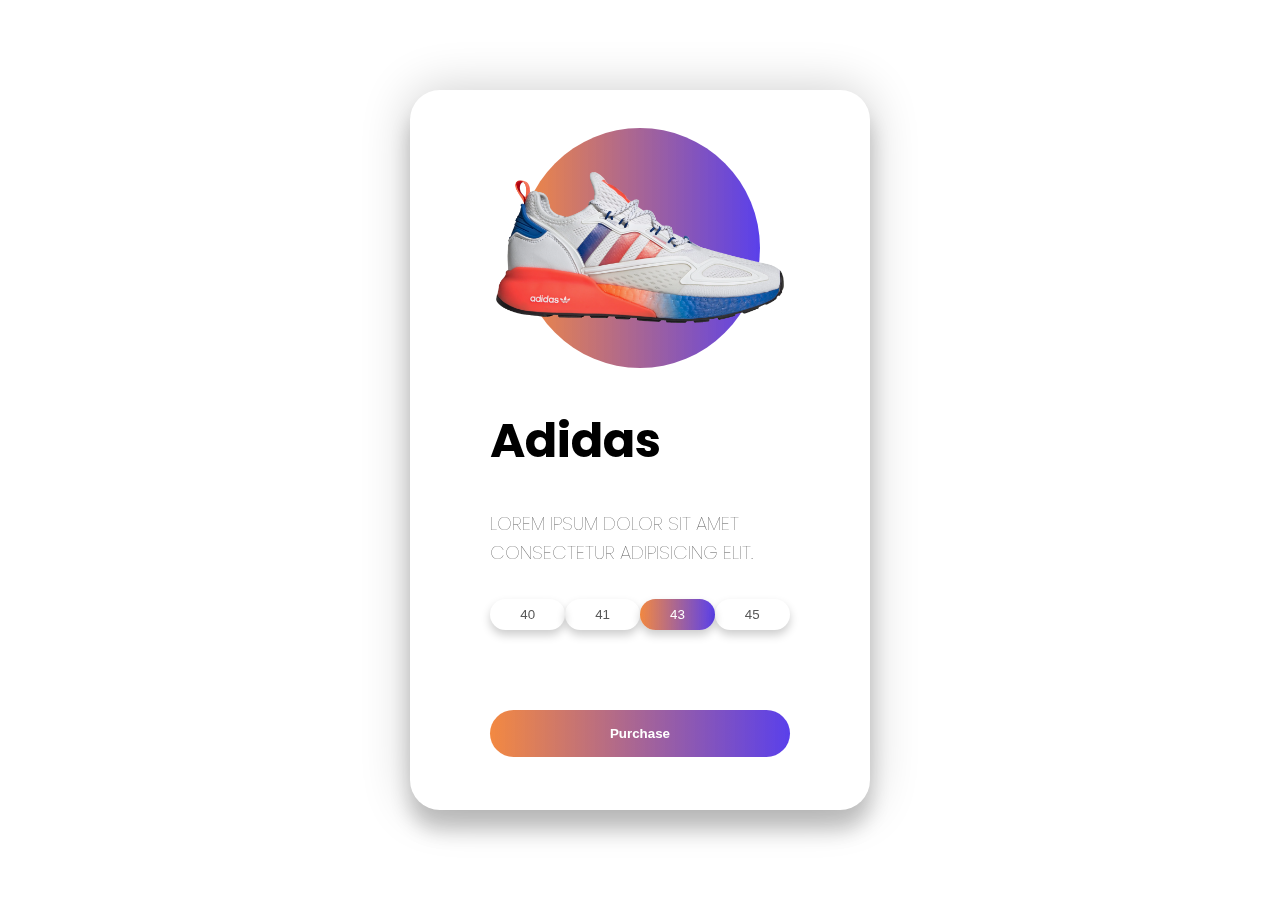
<file: 3d_animation/index.html>
<!DOCTYPE html>
<html lang="en">
<head>
    <meta charset="UTF-8">
    <meta http-equiv="X-UA-Compatible" content="IE=edge">
    <meta name="viewport" content="width=device-width, initial-scale=1.0">
    <link rel="stylesheet" href="style.css">
    <link href="https://fonts.googleapis.com/css2?family=Poppins&display=swap" rel="stylesheet">
    <title>Awesome 3d animation</title>
</head>
<body>
    <div class="container">
        <div class="card">
            <div class="sneaker">
                <div class="circle"></div>
                <img src="./adidas.png" alt="adidas">
            </div>
            <div class="info">
                <h1 class="title">Adidas</h1>
                <h3 style="text-transform: uppercase;">Lorem ipsum dolor sit amet consectetur adipisicing elit. </h3>
                <div class="sizes">
                    <button>40</button>
                    <button>41</button>
                    <button class="active">43</button>
                    <button>45</button>
                </div>
                <div class="purchase">
                    <button>Purchase</button>
                </div>
            </div>
        </div>
    </div>

    <script src="script.js"></script>
</body>
</html>
</file>
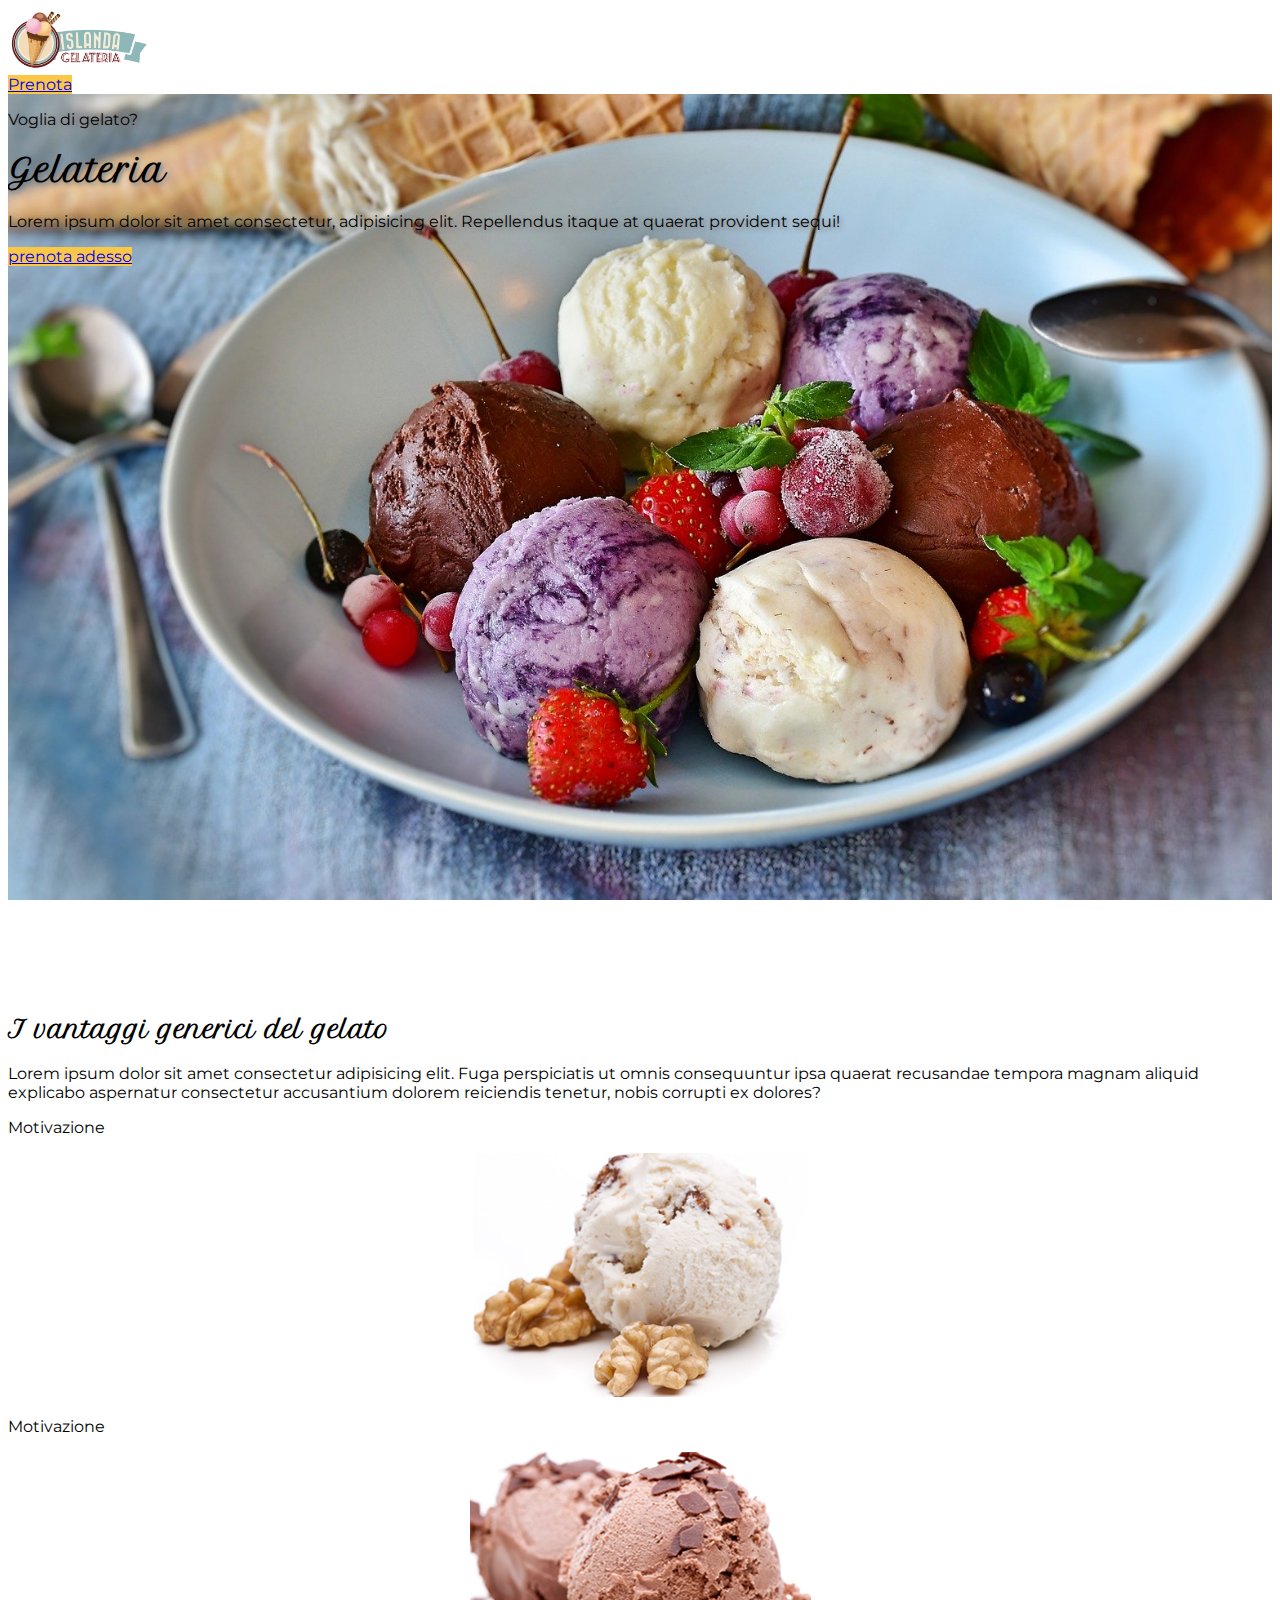
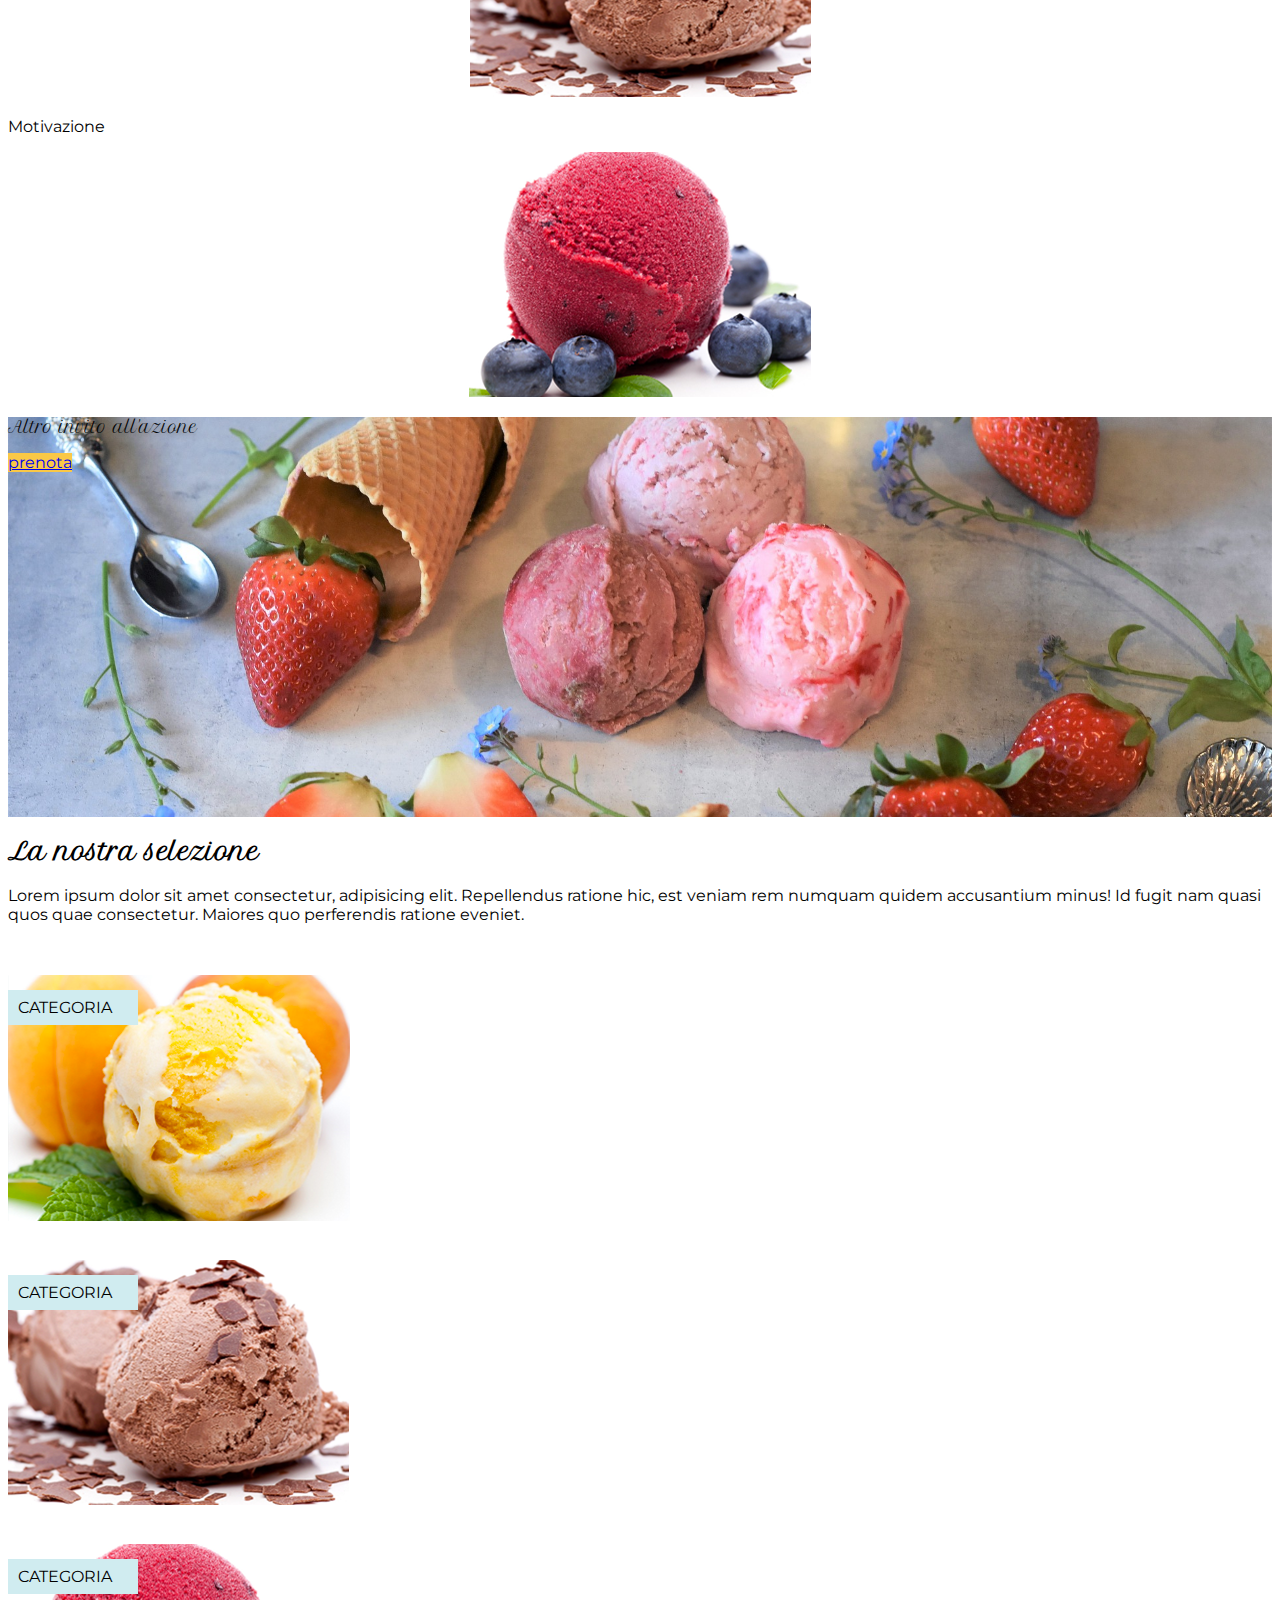
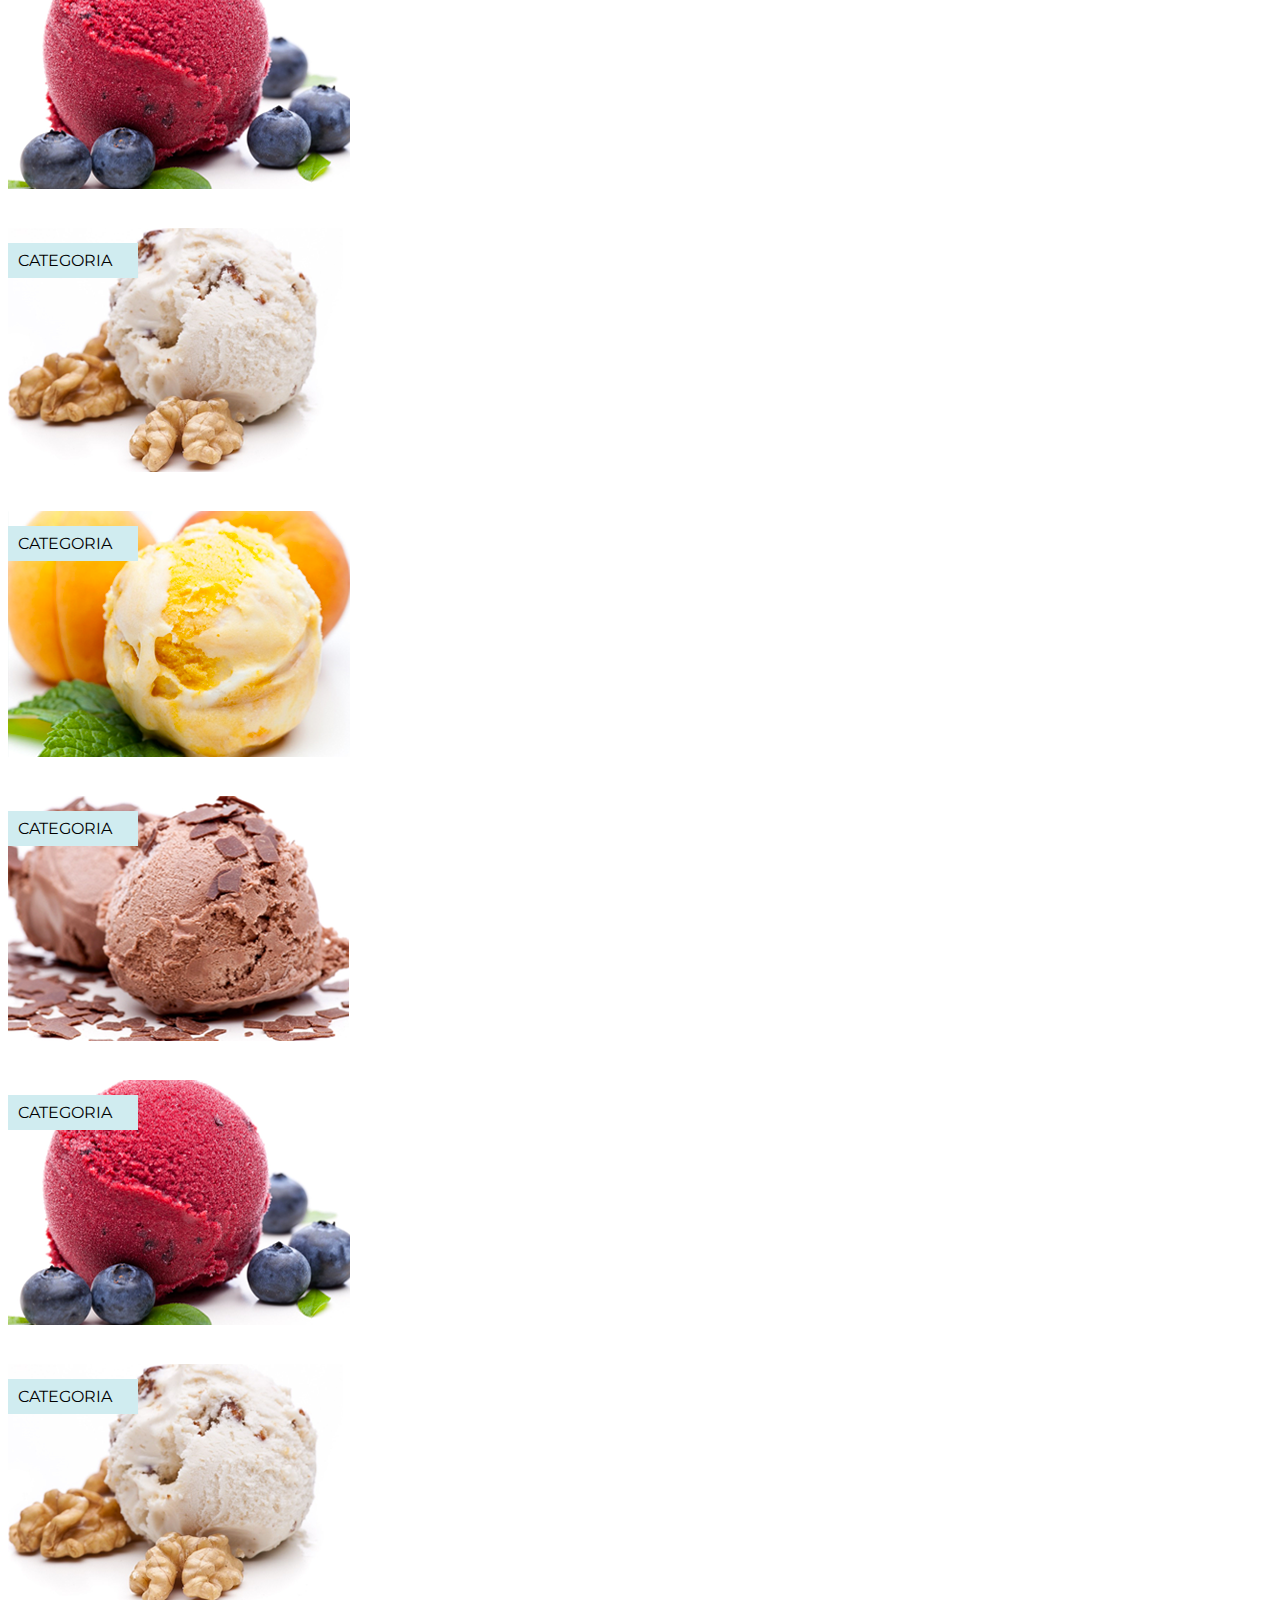
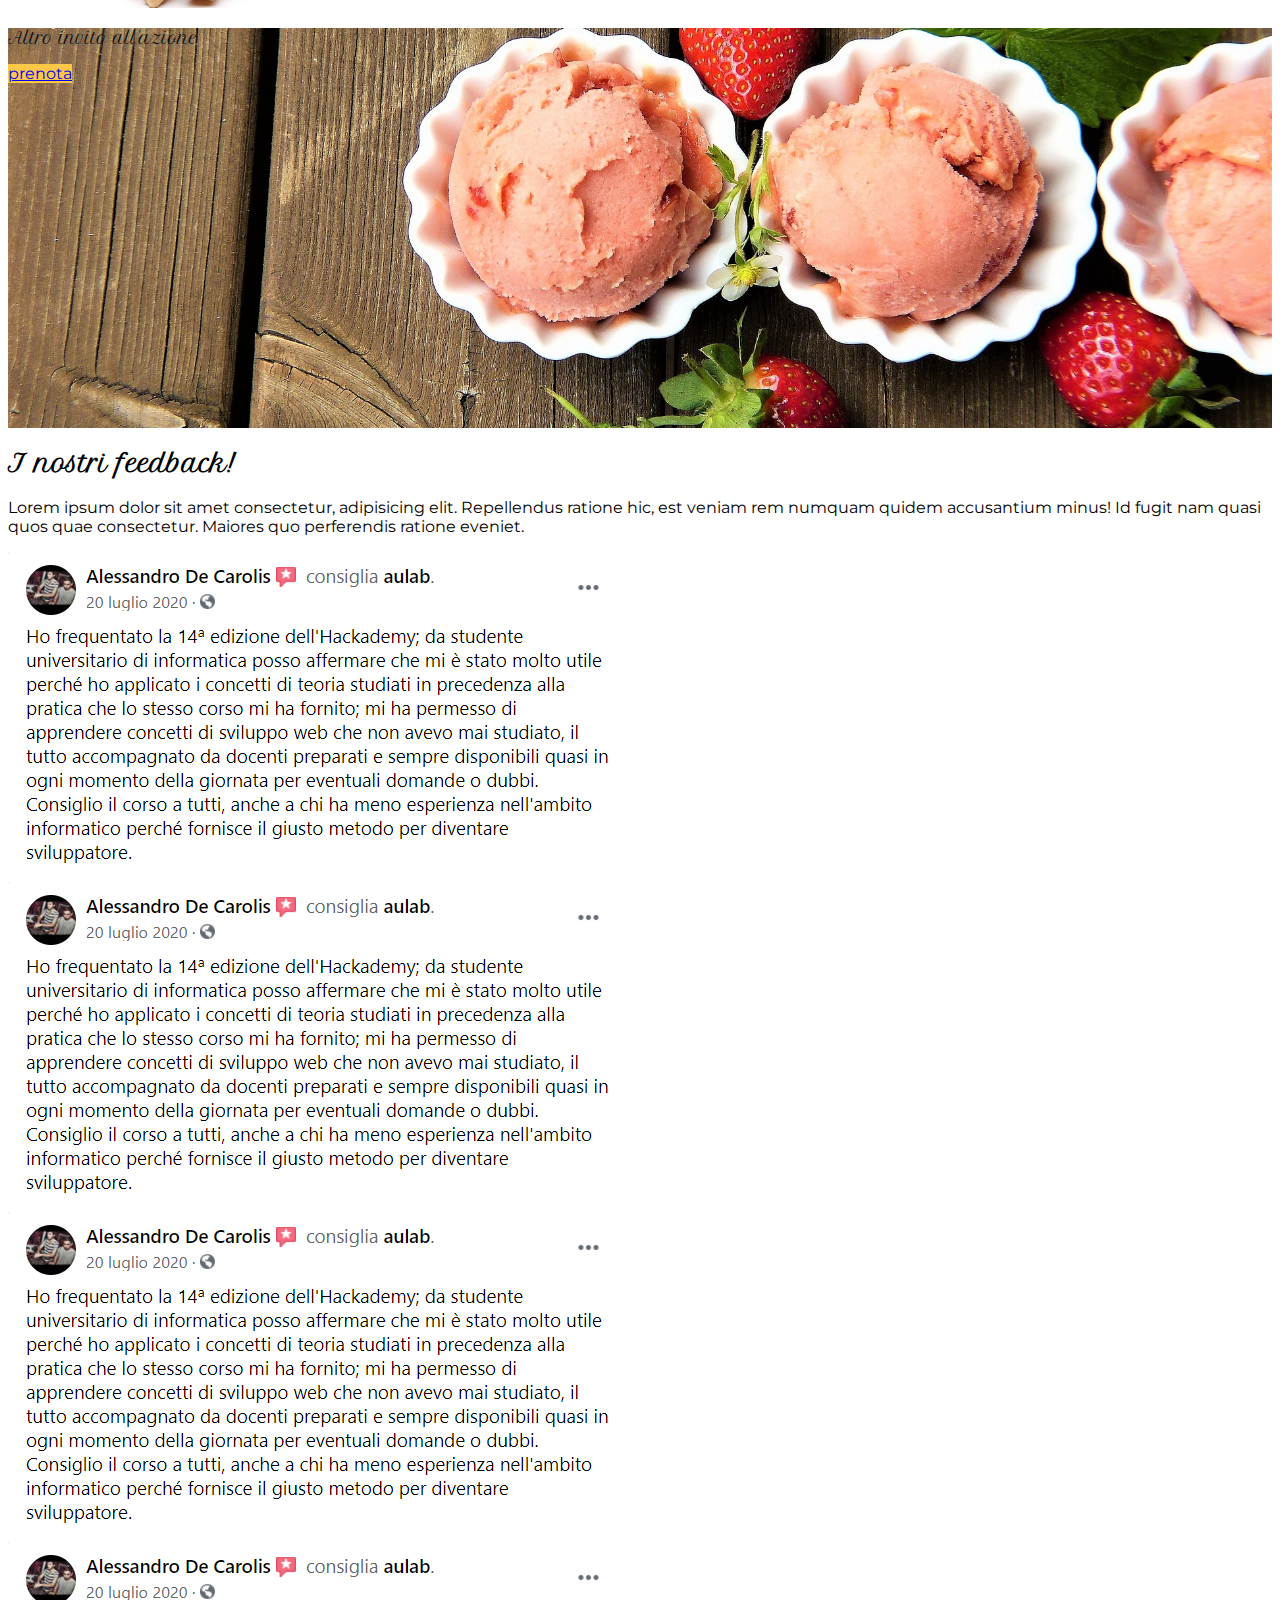
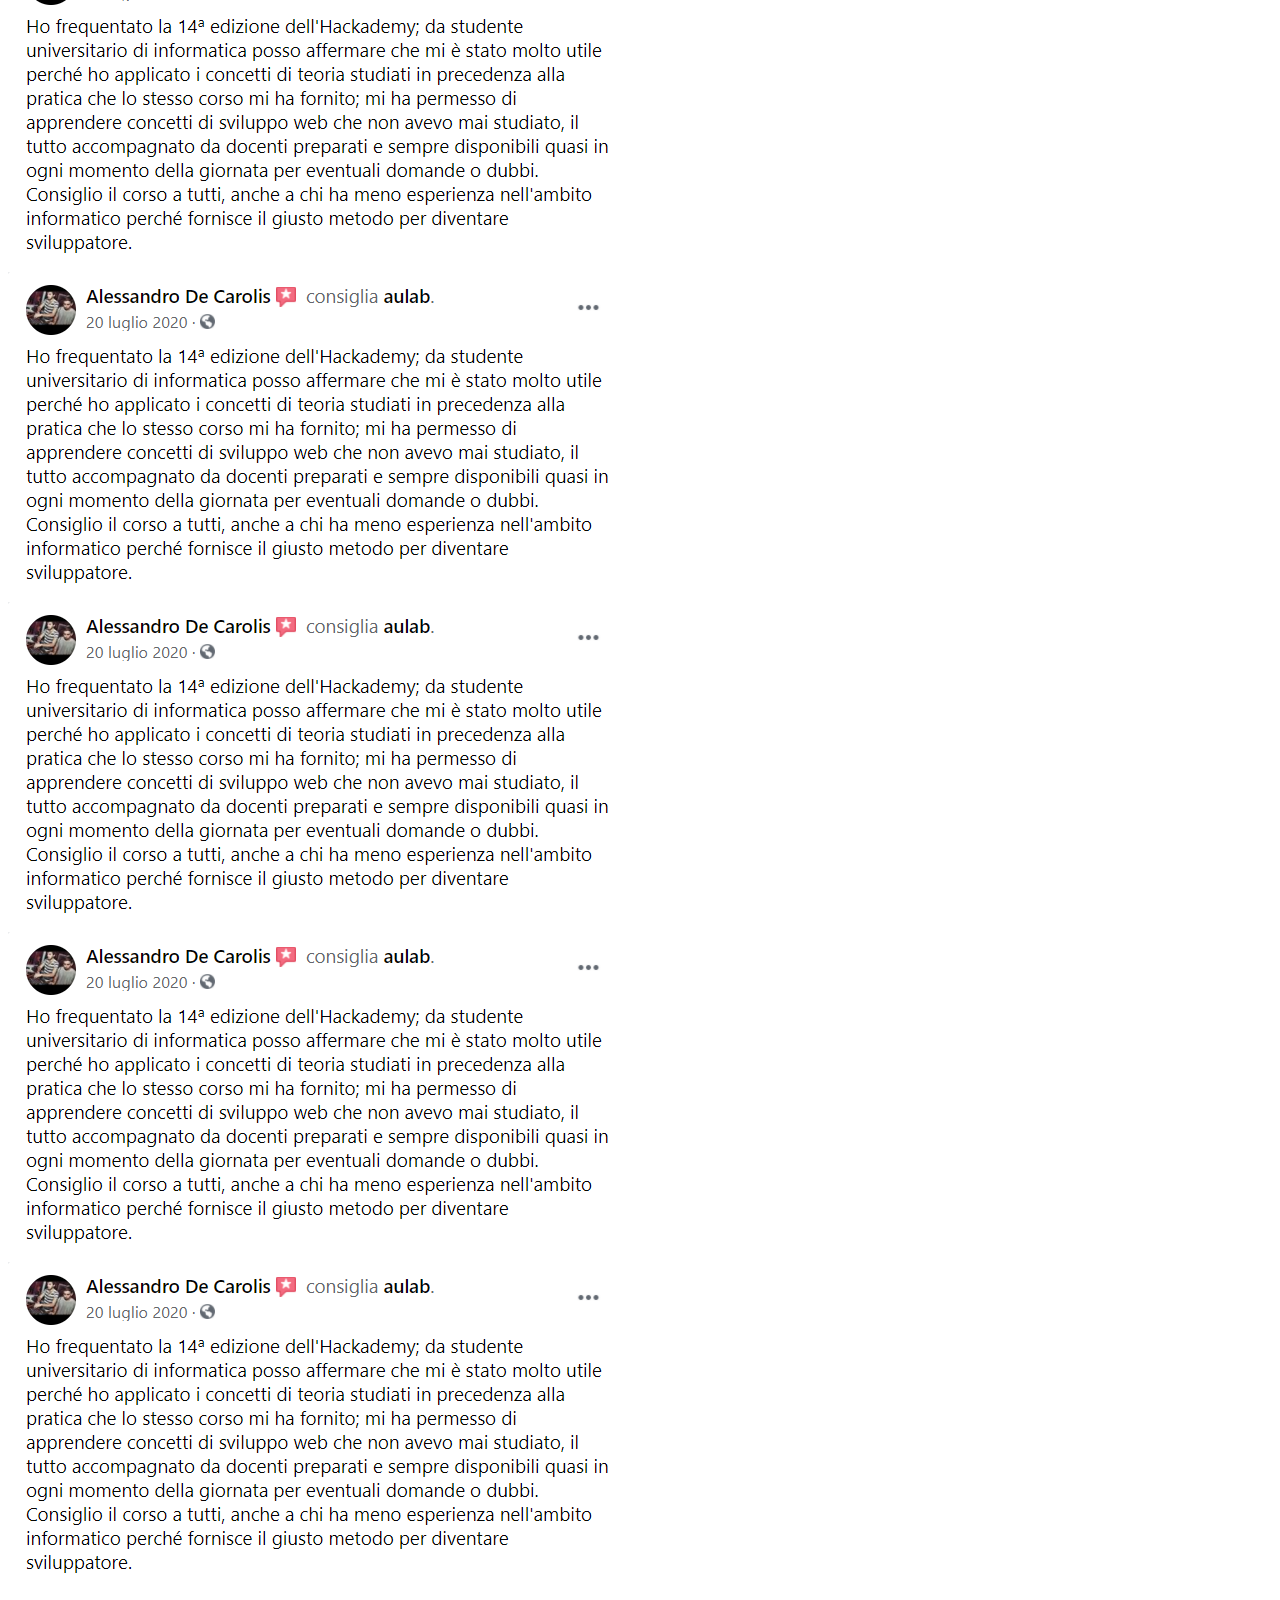
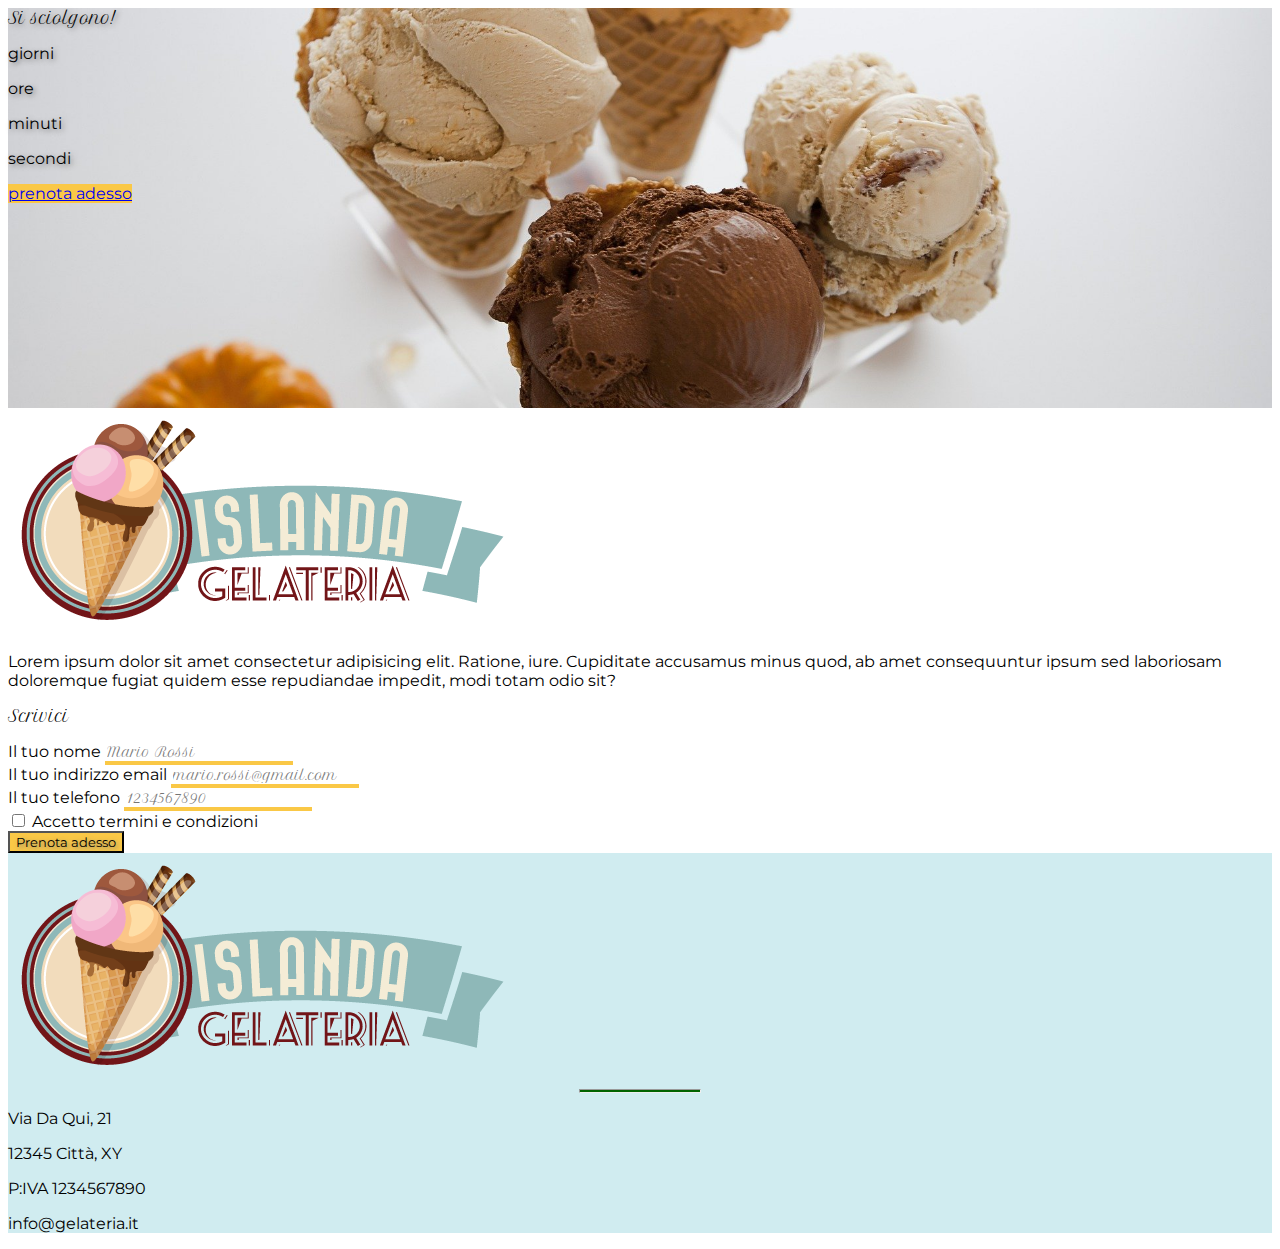
<file: landing_gelateria/index.html>
<!DOCTYPE html>
<html lang="en">
  <head>
    <!-- Required meta tags -->
    <meta charset="utf-8" />
    <meta
      name="viewport"
      content="width=device-width, initial-scale=1, shrink-to-fit=no"
    />

    <!-- Bootstrap CSS -->
    <link
      rel="stylesheet"
      href="https://cdn.jsdelivr.net/npm/bootstrap@4.5.3/dist/css/bootstrap.min.css"
      integrity="sha384-TX8t27EcRE3e/ihU7zmQxVncDAy5uIKz4rEkgIXeMed4M0jlfIDPvg6uqKI2xXr2"
      crossorigin="anonymous"
    />

    <!-- Google Fonts-->
    <link rel="preconnect" href="https://fonts.gstatic.com" />
    <link
      href="https://fonts.googleapis.com/css2?family=Montserrat&family=Petit+Formal+Script&display=swap"
      rel="stylesheet"
    />

    <!-- Css File-->
    <link rel="stylesheet" href="style.css" />
    <title>Gelateria</title>
  </head>
  <body>
    <nav id="navbar" class="navbar py-3 position-fixed w-100">
      <a href="" class="navbar-brand">
        <img id="navbarBrand" src="./media/logo.png" width="140" alt="" />
      </a>
      <div>
        <a
          id="navbarCTAScroll"
          href="#form"
          class="btn px-4 rounded-pill text-uppercase text-white bg-yellow shadow font-weight-bold d-none"
          >Prenota</a
        >
      </div>
    </nav>

    <header class="header">
      <div class="container h-100">
        <div class="row h-100 align-items-center">
          <div class="col-12 col-md-6 text-white text-shadow mt-5">
            <p class="lead font-italic mt-5 mt-md-5 mt-sm-3">
              Voglia di gelato?
            </p>
            <h1 class="display-4 my-5">Gelateria</h1>
            <p class="lead">
              Lorem ipsum dolor sit amet consectetur, adipisicing elit.
              Repellendus itaque at quaerat provident sequi!
            </p>
          </div>
          <div class="col-12 text-center text-lg-right">
            <a
              id="headerCTA"
              class="btn btn-lg text-white bg-yellow rounded-pill px-3 shadow text-uppercase"
              href="#form"
              >prenota adesso</a
            >
          </div>
        </div>
      </div>
    </header>

    <div class="container my-5 py-5">
      <div class="row">
        <div class="col-12 col-md-8">
          <h2>I vantaggi generici del gelato</h2>
          <p class="lead text-secondary">
            Lorem ipsum dolor sit amet consectetur adipisicing elit. Fuga
            perspiciatis ut omnis consequuntur ipsa quaerat recusandae tempora
            magnam aliquid explicabo aspernatur consectetur accusantium dolorem
            reiciendis tenetur, nobis corrupti ex dolores?
          </p>
        </div>
      </div>

      <div class="row mt-5">
        <div class="col-12 col-md-4 mb-3">
          <div>
            <p class="lead text-center text-secondary mt-3 mb-3">Motivazione</p>
          </div>
          <div class="over-box">
            <img
              src="./media/box4.png"
              alt=""
              class="img-fluid over-img border-0"
            />
          </div>
        </div>
        <div class="col-12 col-md-4 mb-3">
          <div>
            <p class="lead text-center text-secondary mt-3 mb-3">Motivazione</p>
          </div>
          <div class="over-box">
            <img
              src="./media/box2.png"
              alt=""
              class="img-fluid over-img border-0"
            />
          </div>
        </div>
        <div class="col-12 col-md-4 mb-3">
          <div>
            <p class="lead text-center text-secondary mt-3 mb-3">Motivazione</p>
          </div>
          <div class="over-box">
            <img
              src="./media/box3.png"
              alt=""
              class="img-fluid over-img border-0"
            />
          </div>
        </div>
      </div>
    </div>

    <div class="container-fluid my-5 py-5 bg-section-cta">
      <div class="row h-100 justify-content-center align-items-center">
        <div class="col-8 text-center text-white text-shadow">
          <p class="h1">Altro invito all'azione</p>
        </div>
        <div class="col-12 text-center">
          <a
            href="#form"
            class="btn px-4 btn-lg rounded-pill text-uppercase bg-yellow shadow text-white"
            >prenota</a
          >
        </div>
      </div>
    </div>

    <div class="container my-5 py-5">
      <div class="row">
        <div class="col-12 col-md-8">
          <h2>La nostra selezione</h2>
          <p class="lead text-secondary">
            Lorem ipsum dolor sit amet consectetur, adipisicing elit.
            Repellendus ratione hic, est veniam rem numquam quidem accusantium
            minus! Id fugit nam quasi quos quae consectetur. Maiores quo
            perferendis ratione eveniet.
          </p>
        </div>
      </div>
      <div class="row">
        <div class="col-6 col-lg-3 mb-2">
          <div class="product-label">CATEGORIA</div>
          <div class="wrapper">
            <img src="./media/box1.png" alt="" class="img-fluid" />
          </div>
        </div>
        <div class="col-6 col-lg-3 mb-2">
          <div class="product-label">CATEGORIA</div>
          <div class="wrapper">
            <img src="./media/box2.png" alt="" class="img-fluid" />
          </div>
        </div>
        <div class="col-6 col-lg-3 mb-2">
          <div class="product-label">CATEGORIA</div>
          <div class="wrapper">
            <img src="./media/box3.png" alt="" class="img-fluid" />
          </div>
        </div>
        <div class="col-6 col-lg-3 mb-2">
          <div class="product-label">CATEGORIA</div>
          <div class="wrapper">
            <img src="./media/box4.png" alt="" class="img-fluid" />
          </div>
        </div>
        <div class="col-6 col-lg-3 mb-2">
          <div class="product-label">CATEGORIA</div>
          <div class="wrapper">
            <img src="./media/box1.png" alt="" class="img-fluid" />
          </div>
        </div>
        <div class="col-6 col-lg-3 mb-2">
          <div class="product-label">CATEGORIA</div>
          <div class="wrapper">
            <img src="./media/box2.png" alt="" class="img-fluid" />
          </div>
        </div>
        <div class="col-6 col-lg-3 mb-2">
          <div class="product-label">CATEGORIA</div>
          <div class="wrapper">
            <img src="./media/box3.png" alt="" class="img-fluid" />
          </div>
        </div>
        <div class="col-6 col-lg-3 mb-2">
          <div class="product-label">CATEGORIA</div>
          <div class="wrapper">
            <img src="./media/box4.png" alt="" class="img-fluid" />
          </div>
        </div>
      </div>
    </div>

    <div class="container-fluid my-5 py-5 bg-section-cta-2">
      <div class="row h-100 justify-content-center align-items-center">
        <div class="col-8 text-center text-white text-shadow">
          <p class="h1">Altro invito all'azione</p>
        </div>
        <div class="col-12 text-center">
          <a
            href="#form"
            class="btn px-4 btn-lg rounded-pill text-uppercase bg-yellow shadow text-white"
            >prenota</a
          >
        </div>
      </div>
    </div>

    <div class="container my-5 py-5">
      <div class="row">
        <div class="col-12 col-md-8">
          <h2>I nostri feedback!</h2>
          <p class="lead text-secondary">
            Lorem ipsum dolor sit amet consectetur, adipisicing elit.
            Repellendus ratione hic, est veniam rem numquam quidem accusantium
            minus! Id fugit nam quasi quos quae consectetur. Maiores quo
            perferendis ratione eveniet.
          </p>
        </div>
      </div>
      <div class="row">
        <div class="col-6 col-lg-3 mb-3">
          <div class="shadow p-2">
            <img src="./media/feedback.png" alt="" class="img-fluid" />
          </div>
        </div>
        <div class="col-6 col-lg-3 mb-3">
          <div class="shadow p-2">
            <img src="./media/feedback.png" alt="" class="img-fluid" />
          </div>
        </div>
        <div class="col-6 col-lg-3 mb-3">
          <div class="shadow p-2">
            <img src="./media/feedback.png" alt="" class="img-fluid" />
          </div>
        </div>
        <div class="col-6 col-lg-3 mb-3">
          <div class="shadow p-2">
            <img src="./media/feedback.png" alt="" class="img-fluid" />
          </div>
        </div>
        <div class="col-6 col-lg-3 mb-3">
          <div class="shadow p-2">
            <img src="./media/feedback.png" alt="" class="img-fluid" />
          </div>
        </div>
        <div class="col-6 col-lg-3 mb-3">
          <div class="shadow p-2">
            <img src="./media/feedback.png" alt="" class="img-fluid" />
          </div>
        </div>
        <div class="col-6 col-lg-3 mb-3">
          <div class="shadow p-2">
            <img src="./media/feedback.png" alt="" class="img-fluid" />
          </div>
        </div>
        <div class="col-6 col-lg-3 mb-3">
          <div class="shadow p-2">
            <img src="./media/feedback.png" alt="" class="img-fluid" />
          </div>
        </div>
      </div>
    </div>

    <div class="container-fluid my-5 py-5 bg-section-timer">
      <div class="row h-100 justify-content-center align-items-center">
        <div class="col-12 text-center text-white text-shadow">
          <p class="h1">Si sciolgono!</p>
        </div>
        <div class="col-6 col-md-2 text-center text-white text-shadow">
          <p id="giorniMancanti" class="h1"></p>
          <p class="lead">giorni</p>
        </div>
        <div class="col-6 col-md-2 text-center text-white text-shadow">
          <p id="oreMancanti" class="h1"></p>
          <p class="lead">ore</p>
        </div>
        <div class="col-6 col-md-2 text-center text-white text-shadow">
          <p id="minutiMancanti" class="h1"></p>
          <p class="lead">minuti</p>
        </div>
        <div class="col-6 col-md-2 text-center text-white text-shadow">
          <p id="secondiMancanti" class="h1"></p>
          <p class="lead">secondi</p>
        </div>
        <div class="col-12 text-center">
          <a
            href="#form"
            class="btn px-4 btn-log rounded-pill text-uppercase bg-yellow text-white shadow"
            >prenota adesso</a
          >
        </div>
      </div>
    </div>

    <div class="container my-5 py-5">
      <div class="row">
        <div class="col-12 col-md-6">
          <img src="./media/logo.png" " class="w-50 mx-auto d-block mb-5" alt="">
          <p class="lead text-secondary">
            Lorem ipsum dolor sit amet consectetur adipisicing elit. Ratione,
            iure. Cupiditate accusamus minus quod, ab amet consequuntur ipsum
            sed laboriosam doloremque fugiat quidem esse repudiandae impedit,
            modi totam odio sit?
          </p>
        </div>
        <div class="col-12 col-md-6">
          <form id="form" class="card p-5 border-0 shadow">
            <p class="h2 mb-5">Scrivici</p>
             <div class="form-group mb-4">
               <label for="name" class="mb-0 text-secondary">Il tuo nome</label>
               <input type="text" id="name" class="form-control border-bottom-yellow" placeholder="Mario Rossi">
             </div>
             <div class="form-group mb-4">
               <label for="mail" class="mb-0 text-secondary">Il tuo indirizzo email</label>
               <input type="email" id="name" class="form-control border-bottom-yellow" placeholder="mario.rossi@gmail.com">
             </div>
             <div class="form-group mb-4">
               <label for="tel" class="mb-0 text-secondary">Il tuo telefono</label>
               <input type="tel" id="name" class="form-control border-bottom-yellow" placeholder="1234567890">
             </div>
             <div class="form-group mb-4 form-check">
               <input type="checkbox" class="form-check-input" id="privacy">
               <label class="form-check-label text-secondary" for="privacy">Accetto termini e condizioni</label>
             </div>
             <button type="submit" class="btn btn-lg py-3 rounded-pill bg-yellow text-uppercase text-white text-shadow">Prenota adesso</button>
          </form>
        </div>
      </div>
    </div>

    <footer class="container-fluid bg-footer py-5">
      <div class="row">
        <div class="col-12 text-center">
          <img src="./media/logo.png" class="w-25" alt="">
          <hr class="hr">
          <p class="m-0">
            Via Da Qui, 21
          </p>
          <p class="m-0">
            12345 Città, XY
          </p>
          <p class="m-0">
            P:IVA 1234567890
          </p>
          <p class="mt-4">
            info@gelateria.it
          </p>
        </div>
      </div>
    </footer>

    <!-- Optional JavaScript; choose one of the two! -->

    <!-- Option 1: jQuery and Bootstrap Bundle (includes Popper) -->
    <script
      src="https://code.jquery.com/jquery-3.5.1.slim.min.js"
      integrity="sha384-DfXdz2htPH0lsSSs5nCTpuj/zy4C+OGpamoFVy38MVBnE+IbbVYUew+OrCXaRkfj"
      crossorigin="anonymous"
    ></script>
    <script
      src="https://cdn.jsdelivr.net/npm/bootstrap@4.5.3/dist/js/bootstrap.bundle.min.js"
      integrity="sha384-ho+j7jyWK8fNQe+A12Hb8AhRq26LrZ/JpcUGGOn+Y7RsweNrtN/tE3MoK7ZeZDyx"
      crossorigin="anonymous"
    ></script>

    <!-- Option 2: jQuery, Popper.js, and Bootstrap JS
    <script src="https://code.jquery.com/jquery-3.5.1.slim.min.js" integrity="sha384-DfXdz2htPH0lsSSs5nCTpuj/zy4C+OGpamoFVy38MVBnE+IbbVYUew+OrCXaRkfj" crossorigin="anonymous"></script>
    <script src="https://cdn.jsdelivr.net/npm/popper.js@1.16.1/dist/umd/popper.min.js" integrity="sha384-9/reFTGAW83EW2RDu2S0VKaIzap3H66lZH81PoYlFhbGU+6BZp6G7niu735Sk7lN" crossorigin="anonymous"></script>
    <script src="https://cdn.jsdelivr.net/npm/bootstrap@4.5.3/dist/js/bootstrap.min.js" integrity="sha384-w1Q4orYjBQndcko6MimVbzY0tgp4pWB4lZ7lr30WKz0vr/aWKhXdBNmNb5D92v7s" crossorigin="anonymous"></script>
    -->

    <script src="script.js"></script>
  </body>
</html>
</file>
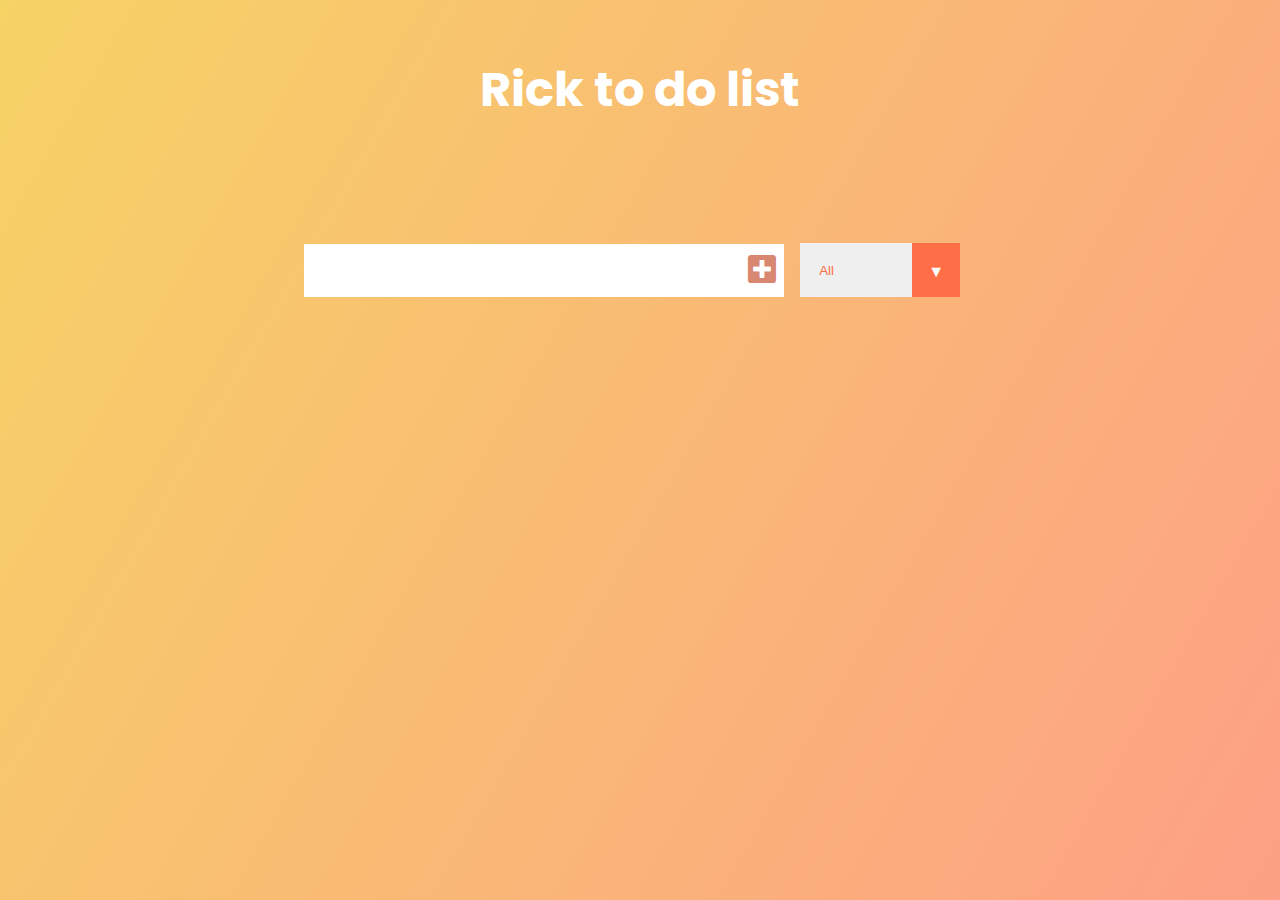
<file: todolist_vanillajs/index.html>
<!DOCTYPE html>
<html lang="en">
<head>
    <meta charset="UTF-8">
    <meta name="viewport" content="width=device-width, initial-scale=1.0">
    <link href="https://fonts.googleapis.com/css2?family=Poppins&display=swap" rel="stylesheet">
    <link rel="stylesheet" href="https://cdnjs.cloudflare.com/ajax/libs/font-awesome/5.15.2/css/all.min.css">
    <link rel="stylesheet" href="styles.css">
    <title>Vanilla Javascript Project</title>
</head>
<body>
    
    <header>
        <h1>Rick to do list</h1>
    </header>
    <form>
       <input type="text" class="todo-input">
       <button class="todo-button" type="submit">
           <i class="fas fa-plus-square"></i>
       </button>
       <div class="select">
           <select name="todos" class="filter-todo">
               <option value="all">All</option>
               <option value="completed">Completed</option>
               <option value="uncompleted">Uncompleted</option>
            </select>
       </div>
    </form>
    <div class="todo-container">
        <ul class="todo-list"></ul>
    </div>
     
    <script src="app.js"></script>
</body>
</html>
</file>
<file: 3d_animation/style.css>
* {
    margin: 0;
    padding: 0;
    box-sizing: border-box;
}

body {
    font-family: "Poppins", sans-serif;
    min-height: 100vh;
    display: flex;
    align-items: center;
    justify-content: center;
    perspective: 1000px;
}

.container {
    width: 25%;
    display: flex;
    align-items: center;
    justify-content: center;
}

.card {
    transform-style: preserve-3d;
    min-height: 80vh;
    width: 35rem;
    border-radius: 30px;
    padding: 0rem 5rem;
    box-shadow: 0 20px 20px rgba(0,0,0,0.2), 0 0px 50px rgba(0,0,0,0.2);
}

.sneaker {
    min-height: 35vh;
    display: flex;
    align-items: center;
    justify-content: center;
}

.sneaker img {
    width: 18rem;
    z-index: 2;
    transition: all 0.75s ease-out;
}

.circle {
    width: 15rem;
    height: 15rem;
    background: linear-gradient(to right, rgba(241, 121, 40, 0.884), rgb(90, 64, 235));
    position: absolute;
    border-radius: 50%;
    z-index: 1;
}

.info h1 {
    font-size: 3rem;
    transition: all 0.75s ease-out;
}

.info h3 {
    font-size: 1.3 rem;
    padding: 2rem 0rem;
    color: #585858;
    font-weight: lighter;
    transition: all 0.75s ease-out;
}

.sizes {
    display: flex;
    justify-content: space-between;
    transition: all 0.75s ease-out;
}

.sizes button {
    padding: 0.5rem 30px;
    background: none;
    border: none;
    box-shadow: 0px 5px 10px rgba(0,0,0,0.2);
    border-radius: 30px;
    cursor: pointer;
    color: #585858;
}

.sizes button:hover {
    background: linear-gradient(to right, rgba(241, 121, 40, 0.884), rgb(90, 64, 235));
    color: white
}

button.active {
    background: linear-gradient(to right, rgba(241, 121, 40, 0.884), rgb(90, 64, 235));
    color: white;
}

.purchase {
    margin-top: 5rem;
}

.purchase button {
    width: 100%;
    padding: 1rem 0rem;
    background: linear-gradient(to right, rgba(241, 121, 40, 0.884), rgb(90, 64, 235));
    border: none;
    color: white;
    border-radius: 30px;
    font-weight: bolder;
    transition: all 0.75s ease-out;
}
</file>
<file: landing_gelateria/style.css>
* {
    font-family: 'Montserrat', sans-serif;
}

html {
    scroll-behavior: smooth;
}

h1, h2,.h1,.h2, ::placeholder {
    font-family: 'Petit Formal Script', cursive;
}

.bg-yellow {
    background-color: rgb(250, 200, 70);
}


#navbar {
    z-index: 9999;
    transition: 1s;
}



.header {
    height: 100vh;
    min-height: 500px;
    overflow-x: hidden;
    background: url("./media/header.jpg");
    background-size: cover;
    background-position: center;
    background-repeat: no-repeat;
    background-attachment: fixed;
}

.text-shadow {
    text-shadow: 2px 2px 5px rgba(120, 120, 120, 1);
}


.over-box {
    text-align: center;
    position: relative;
    transition: 1s;
    overflow: hidden;

}

.over-img {
    transition: 1s;
}

.over-box:hover .over-img {
    transform: scale(1.1);
}


.over-box::after {
    position: absolute;
    top: 0px;
    left: 0px;
    width: 100%;
    height: 100%;
    content: "";
    transition: 1s;
    opacity: 0;
    background-color: rgba(255, 255, 255, 0.4);
}

.over-box:hover::after {
    opacity: 1;
}


.bg-section-cta {
    height: 400px;
    background: url("./media/cta1.jpg");
    background-size: cover;
    background-position: center;
}

.bg-section-cta-2 {
    height: 400px;
    background: url("./media/cta2.jpg");
    background-size: cover;
    background-position: center;
}


.product-label {
    position: relative;
    top: 50px;
    left: 0px;
    padding-left: 10px;
    width: 120px;
    padding-top: 8px;
    padding-bottom: 8px;
    z-index: 99;
    background-color: #d0ecf0;
}

.wrapper {
    overflow: hidden;
}

.wrapper .img-fluid {
    transition: 0.4s;
}

.wrapper .img-fluid:hover {
    transform: scale(1.1);
}


.bg-section-timer {
    height: 400px;
    background: url(./media/cta3.jpg);
    background-size: cover;
    background-position: center;
}

.border-bottom-yellow {
    border: none !important;
    border-radius: 0px;
    border-bottom: 4px solid rgb(250, 200, 70) !important;
}


.bg-footer {
   background-color: #d0ecf0;
}


.hr {
    width: 120px;
    height: 2px;
    background-color: darkgreen;
}
</file>
<file: todolist_vanillajs/styles.css>
*{
    margin: 0;
    padding: 0;
    box-sizing: border-box;
}

body {
    background-image: linear-gradient(120deg, #f6d365, #fda085);
    color: white;
    font-family: 'Poppins', sans-serif;
    min-height: 100vh;
}

header {
    font-size: 1.5rem;
}

header, form {
    min-height: 20vh;
    display: flex;
    justify-content: center;
    align-items: center;
}

form input, form button {
    padding: 0.5rem;
    font-size: 2rem;
    border: none;
    background: white;
}

form button {
    color: #d88771;
    background: white;
    cursor: pointer;
    transition: all 0.3s ease;
}

form button:hover {
    background: #d88771;
    color: white;
}


.todo-container {
    display: flex;
    justify-content: center;
    align-items: center;
}

.todo-list {
      min-width: 30%;
      list-style: none;
}

.todo {
    margin: 0.5rem;
    background: white;
    color: black;
    font-size: 1.5rem;
    display: flex;
    justify-content: space-between;
    align-items: center;
    transition: all 0.5s ease;
}

.todo li {
    flex: 1;
}

.trash-btn, .complete-btn{
    background: #ff6f47;
    color: white;
    border: none;
    padding: 1rem;
    cursor: pointer;
    font-size: 1rem;
}

.complete-btn {
    background: rgb(73, 204, 73);
}

.todo-item {
    padding: 0rem 0.5rem;
}


.fa-trash,
.fa-check {
    pointer-events: none;
}


.completed {
    text-decoration: line-through;
    opacity: 0.5;
}


.fall {
    transform: translateY(8rem) rotateZ(20deg);
    opacity: 0;
}

select {
  -webkit-appearance: none;
  -moz-appearance: none;
  appearance: none;
  outline: none;
  border: none;
}


.select {
    margin: 1rem;
    position: relative;
    overflow: hidden;
}

select {
    color: #ff6f47;
    width: 10rem;
    cursor: pointer;
    padding: 1.2rem;
}

.select::after {
    content: "\25BC";
    position: absolute;
    background: #ff6f47;
    top: 0;
    right: 0;
    padding: 1rem;
    pointer-events: none;
    transition: all 0.3s ease;
}


.select:hover::after {
    background: white;
    color: #ff6f47;
}
</file>
